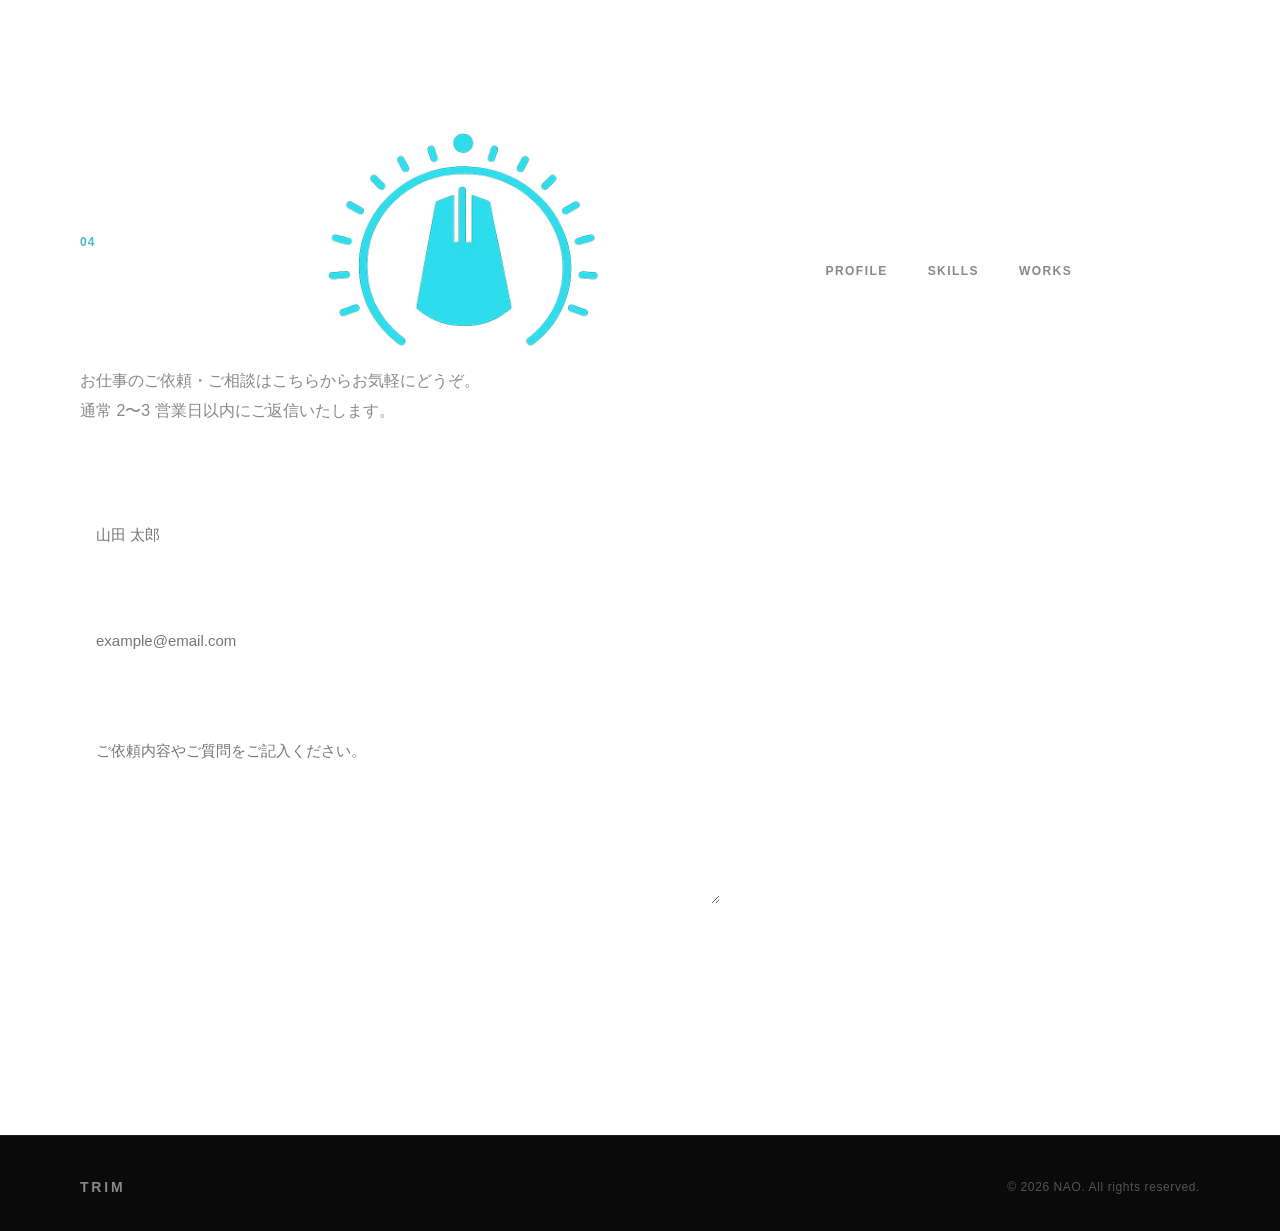
<file: contact.html>
<!DOCTYPE html>
<html lang="ja">
<head>
  <meta charset="UTF-8">
  <meta name="viewport" content="width=device-width, initial-scale=1.0">
  <title>お問い合わせ | NAO | 大阪浪速区のフリーランス Web エンジニア・ホームページ制作・システム開発</title>
  <meta name="description" content="大阪浪速区のフリーランス Web エンジニア・デザイナー NAO へのお問い合わせページ。ホームページ制作・システム開発のご依頼・ご相談はこちらからお気軽にどうぞ。">
  <meta name="keywords" content="大阪浪速区,システム開発,ホームページ制作,フリーランス,Webエンジニア,Webデザイン,お問い合わせ">
  <link rel="stylesheet" href="style.css">
  <link rel="preconnect" href="https://fonts.googleapis.com">
  <link rel="preconnect" href="https://fonts.gstatic.com" crossorigin>
  <link href="https://fonts.googleapis.com/css2?family=Inter:wght@300;400;500;600&family=Syne:wght@400;600;700;800&display=swap" rel="stylesheet">
  <style>
    .contact {
      background: var(--white);
    }

    .contact__inner {
      max-width: 640px;
    }

    .contact__lead {
      font-size: 1rem;
      line-height: 1.9;
      color: var(--text-secondary);
      margin-bottom: 56px;
    }

    .form__group {
      margin-bottom: 32px;
    }

    .form__label {
      display: block;
      font-size: 0.75rem;
      font-weight: 600;
      letter-spacing: 0.1em;
      text-transform: uppercase;
      color: var(--dark-gray);
      margin-bottom: 10px;
    }

    .form__label span {
      color: var(--color);
      margin-left: 2px;
    }

    .form__input,
    .form__textarea {
      width: 100%;
      background: var(--off-white);
      border: 1px solid var(--light-gray);
      border-radius: var(--radius);
      padding: 14px 16px;
      font-family: var(--font-body);
      font-size: 0.9375rem;
      color: var(--text-primary);
      transition: border-color var(--transition), background var(--transition);
      outline: none;
      -webkit-appearance: none;
    }

    .form__input:focus,
    .form__textarea:focus {
      border-color: var(--color);
      background: var(--white);
    }

    .form__input--error,
    .form__textarea--error {
      border-color: #e05252 !important;
      background: #fff8f8 !important;
    }

    .form__textarea {
      resize: vertical;
      min-height: 180px;
      line-height: 1.7;
    }

    .form__error-msg {
      display: none;
      font-size: 0.75rem;
      color: #e05252;
      margin-top: 6px;
      letter-spacing: 0.02em;
    }

    .form__error-msg.visible {
      display: block;
    }

    .form__alert {
      display: none;
      padding: 14px 18px;
      border-radius: var(--radius);
      font-size: 0.875rem;
      line-height: 1.6;
      margin-bottom: 32px;
    }

    .form__alert.visible {
      display: block;
    }

    .form__alert--error {
      background: #fff2f2;
      border: 1px solid #f5c6c6;
      color: #c0392b;
    }

    .form__alert--success {
      background: #f0faf4;
      border: 1px solid #b2dfcc;
      color: #1e7a4a;
    }

    .form__alert--rate-limit {
      background: #fffbf0;
      border: 1px solid #f5e4a0;
      color: #7d6608;
    }

    .form__button {
      display: inline-flex;
      align-items: center;
      gap: 12px;
      background: var(--text-primary);
      color: var(--white);
      font-family: var(--font-body);
      font-size: 0.8125rem;
      font-weight: 500;
      letter-spacing: 0.1em;
      text-transform: uppercase;
      border: none;
      border-radius: var(--radius);
      padding: 16px 36px;
      cursor: pointer;
      transition: background var(--transition), transform var(--transition), opacity var(--transition);
    }

    .form__button:hover:not(:disabled) {
      background: var(--color);
      transform: translateY(-2px);
    }

    .form__button:active:not(:disabled) {
      transform: translateY(0);
    }

    .form__button:disabled {
      opacity: 0.6;
      cursor: not-allowed;
    }

    .form__button--loading .btn-text {
      display: none;
    }

    .form__button--loading .btn-loading {
      display: inline-flex;
      align-items: center;
      gap: 8px;
    }

    .btn-loading {
      display: none;
    }

    .btn-spinner {
      width: 14px;
      height: 14px;
      border: 2px solid rgba(255,255,255,0.4);
      border-top-color: var(--white);
      border-radius: 50%;
      animation: spin 0.7s linear infinite;
    }

    @keyframes spin {
      to { transform: rotate(360deg); }
    }

    .char-counter {
      font-size: 0.6875rem;
      color: var(--mid-gray);
      text-align: right;
      margin-top: 4px;
      letter-spacing: 0.02em;
    }

    .char-counter.warn {
      color: #e05252;
    }
  </style>
</head>
<body>

  <!-- Navigation -->
  <nav class="nav">
    <div class="nav__inner">
      <a href="index.html" class="nav__logo">
        <img src="images/trimknob.png" alt="" class="nav__logo-img">
        TRIM engineerings
      </a>
      <ul class="nav__links">
        <li><a href="index.html#profile">Profile</a></li>
        <li><a href="index.html#skills">Skills</a></li>
        <li><a href="index.html#works">Works</a></li>
        <li><a href="contact.html" style="color: var(--color);">Contact</a></li>
      </ul>
      <button class="nav__hamburger" aria-label="menu">
        <span></span><span></span><span></span>
      </button>
    </div>
  </nav>

  <!-- Mobile Menu -->
  <div class="mobile-menu">
    <ul>
      <li><a href="index.html#profile">Profile</a></li>
      <li><a href="index.html#skills">Skills</a></li>
      <li><a href="index.html#works">Works</a></li>
      <li><a href="contact.html">Contact</a></li>
    </ul>
  </div>

  <!-- Contact -->
  <section class="section contact" style="padding-top: calc(var(--section-pad) + 72px);">
    <div class="container">
      <div class="section__header">
        <span class="section__num">04</span>
        <h2 class="section__title">Contact</h2>
      </div>
      <div class="contact__inner">
        <p class="contact__lead">お仕事のご依頼・ご相談はこちらからお気軽にどうぞ。<br>通常 2〜3 営業日以内にご返信いたします。</p>

        <!-- アラート（rate limit / 送信エラー / 送信成功） -->
        <div id="form-alert" class="form__alert" role="alert" aria-live="polite"></div>

        <form id="contact-form" novalidate>

          <div class="form__group">
            <label class="form__label" for="name">お名前<span>*</span></label>
            <input
              class="form__input"
              type="text"
              id="name"
              name="name"
              placeholder="山田 太郎"
              maxlength="100"
              autocomplete="name"
            >
            <p class="form__error-msg" id="name-error" role="alert"></p>
          </div>

          <div class="form__group">
            <label class="form__label" for="email">メールアドレス<span>*</span></label>
            <input
              class="form__input"
              type="email"
              id="email"
              name="email"
              placeholder="example@email.com"
              maxlength="254"
              autocomplete="email"
            >
            <p class="form__error-msg" id="email-error" role="alert"></p>
          </div>

          <div class="form__group">
            <label class="form__label" for="message">お問い合わせ内容<span>*</span></label>
            <textarea
              class="form__textarea"
              id="message"
              name="message"
              placeholder="ご依頼内容やご質問をご記入ください。"
              maxlength="5000"
            ></textarea>
            <div class="char-counter" id="char-counter">0 / 5000</div>
            <p class="form__error-msg" id="message-error" role="alert"></p>
          </div>

          <button class="form__button" type="submit" id="submit-btn">
            <span class="btn-text">送信する →</span>
            <span class="btn-loading">
              <span class="btn-spinner"></span>
              送信中...
            </span>
          </button>

        </form>
      </div>
    </div>
  </section>

  <!-- Footer -->
  <footer class="footer">
    <div class="container">
      <p class="footer__logo">TRIM</p>
      <p class="footer__copy">&copy; 2026 NAO. All rights reserved.</p>
    </div>
  </footer>

  <script src="script.js"></script>
  <script src="contact-form.js"></script>
</body>
</html>
</file>
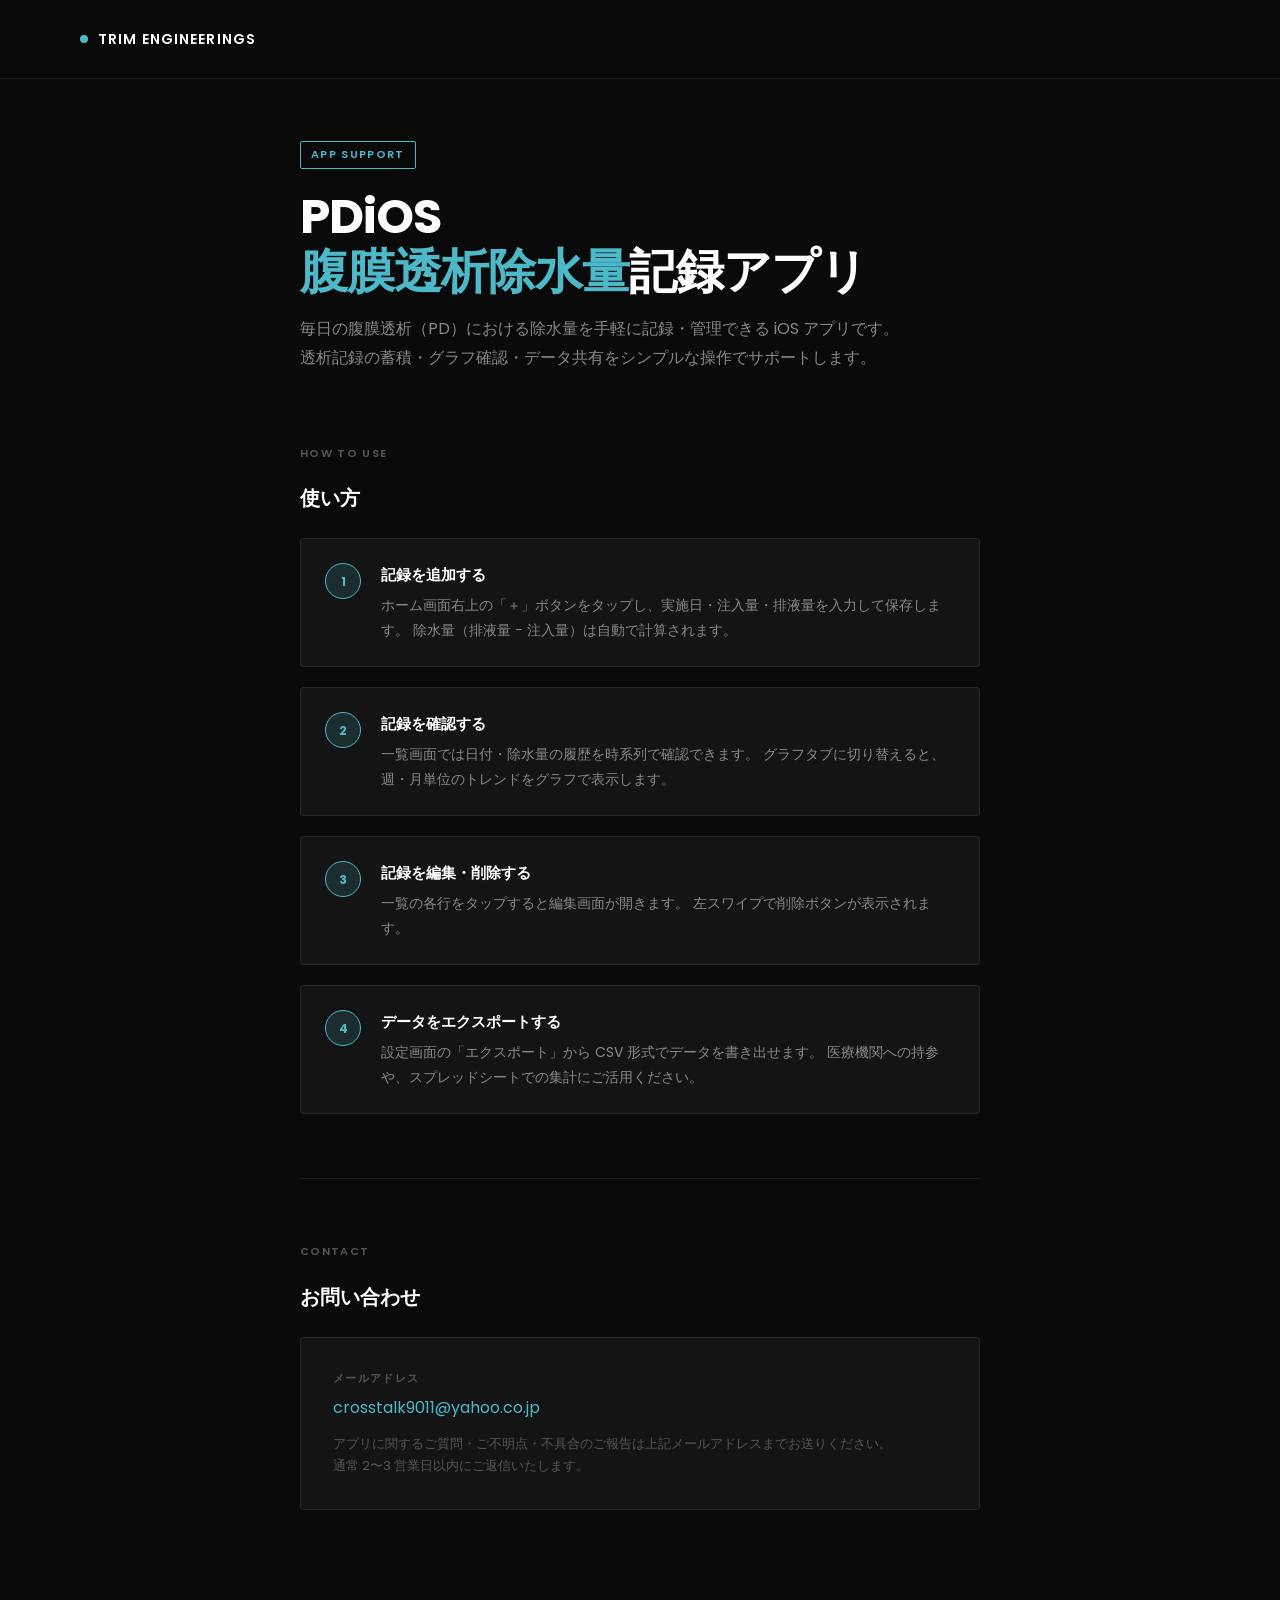
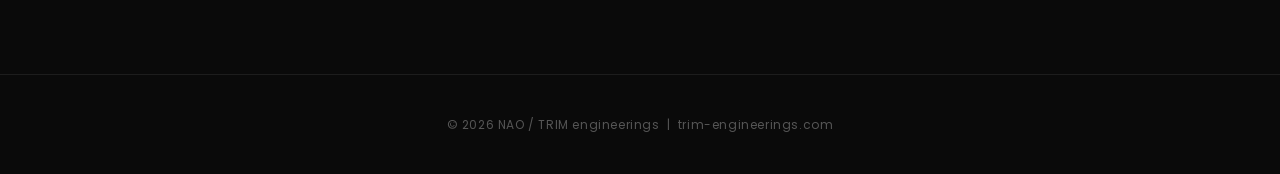
<file: support/pdios.html>
<!DOCTYPE html>
<html lang="ja">
<head>
  <meta charset="UTF-8">
  <meta name="viewport" content="width=device-width, initial-scale=1.0">
  <title>PDiOS サポート | 腹膜透析除水量記録アプリ</title>
  <meta name="description" content="PDiOS（腹膜透析除水量記録アプリ）のサポートページ。使い方やお問い合わせはこちら。">
  <link rel="preconnect" href="https://fonts.googleapis.com">
  <link rel="preconnect" href="https://fonts.gstatic.com" crossorigin>
  <link href="https://fonts.googleapis.com/css2?family=Poppins:wght@300;400;500;600;700&display=swap" rel="stylesheet">
  <style>
    *, *::before, *::after {
      box-sizing: border-box;
      margin: 0;
      padding: 0;
    }

    :root {
      --bg:             #0A0A0A;
      --bg-subtle:      #111111;
      --bg-card:        #141414;
      --white:          #ffffff;
      --text-primary:   #ffffff;
      --text-secondary: #888888;
      --text-muted:     #555555;
      --accent:         #4DB8C8;
      --accent-dim:     rgba(77, 184, 200, 0.15);
      --border:         rgba(255, 255, 255, 0.08);
      --font-main:      'Poppins', sans-serif;
      --radius:         4px;
      --transition:     0.35s cubic-bezier(0.25, 0.46, 0.45, 0.94);
    }

    html {
      scroll-behavior: smooth;
      font-size: 16px;
    }

    body {
      background-color: var(--bg);
      color: var(--text-primary);
      font-family: var(--font-main);
      font-weight: 400;
      line-height: 1.6;
      -webkit-font-smoothing: antialiased;
    }

    a {
      text-decoration: none;
      color: var(--accent);
    }

    a:hover {
      opacity: 0.8;
    }

    ul {
      list-style: none;
    }

    /* ---- Nav ---- */
    .nav {
      position: fixed;
      top: 0;
      left: 0;
      right: 0;
      z-index: 100;
      padding: 28px 0;
      background: rgba(10, 10, 10, 0.95);
      backdrop-filter: blur(12px);
      border-bottom: 1px solid var(--border);
    }

    .nav__inner {
      max-width: 1200px;
      margin: 0 auto;
      padding: 0 40px;
      display: flex;
      align-items: center;
      justify-content: space-between;
    }

    .nav__logo {
      display: flex;
      align-items: center;
      gap: 10px;
      font-size: 0.875rem;
      font-weight: 600;
      letter-spacing: 0.08em;
      text-transform: uppercase;
      color: var(--text-primary);
    }

    .nav__logo-dot {
      width: 8px;
      height: 8px;
      border-radius: 50%;
      background: var(--accent);
    }

    /* ---- Main ---- */
    .main {
      max-width: 760px;
      margin: 0 auto;
      padding: 140px 40px 100px;
    }

    /* ---- Hero ---- */
    .hero {
      margin-bottom: 72px;
    }

    .hero__badge {
      display: inline-block;
      font-size: 0.6875rem;
      font-weight: 600;
      letter-spacing: 0.12em;
      text-transform: uppercase;
      color: var(--accent);
      border: 1px solid var(--accent);
      border-radius: 2px;
      padding: 4px 10px;
      margin-bottom: 20px;
    }

    .hero__title {
      font-size: clamp(2rem, 5vw, 3rem);
      font-weight: 700;
      letter-spacing: -0.02em;
      line-height: 1.15;
      margin-bottom: 16px;
    }

    .hero__title span {
      color: var(--accent);
    }

    .hero__sub {
      font-size: 1rem;
      color: var(--text-secondary);
      line-height: 1.8;
    }

    /* ---- Section ---- */
    .section {
      margin-bottom: 64px;
    }

    .section__label {
      font-size: 0.6875rem;
      font-weight: 600;
      letter-spacing: 0.12em;
      text-transform: uppercase;
      color: var(--text-muted);
      margin-bottom: 20px;
    }

    .section__title {
      font-size: 1.25rem;
      font-weight: 600;
      margin-bottom: 24px;
      color: var(--text-primary);
    }

    /* ---- Steps ---- */
    .steps {
      display: flex;
      flex-direction: column;
      gap: 20px;
    }

    .step {
      display: flex;
      gap: 20px;
      background: var(--bg-card);
      border: 1px solid var(--border);
      border-radius: var(--radius);
      padding: 24px;
    }

    .step__num {
      flex-shrink: 0;
      width: 36px;
      height: 36px;
      border-radius: 50%;
      background: var(--accent-dim);
      border: 1px solid var(--accent);
      display: flex;
      align-items: center;
      justify-content: center;
      font-size: 0.75rem;
      font-weight: 700;
      color: var(--accent);
      letter-spacing: 0;
    }

    .step__body {
      flex: 1;
    }

    .step__heading {
      font-size: 0.9375rem;
      font-weight: 600;
      margin-bottom: 6px;
      color: var(--text-primary);
    }

    .step__text {
      font-size: 0.875rem;
      color: var(--text-secondary);
      line-height: 1.75;
    }

    /* ---- Contact ---- */
    .contact-box {
      background: var(--bg-card);
      border: 1px solid var(--border);
      border-radius: var(--radius);
      padding: 32px;
    }

    .contact-box__label {
      font-size: 0.6875rem;
      font-weight: 600;
      letter-spacing: 0.12em;
      text-transform: uppercase;
      color: var(--text-muted);
      margin-bottom: 8px;
    }

    .contact-box__email {
      font-size: 1rem;
      color: var(--accent);
      word-break: break-all;
    }

    .contact-box__note {
      font-size: 0.8125rem;
      color: var(--text-muted);
      margin-top: 12px;
      line-height: 1.7;
    }

    /* ---- Divider ---- */
    .divider {
      border: none;
      border-top: 1px solid var(--border);
      margin-bottom: 64px;
    }

    /* ---- Footer ---- */
    .footer {
      text-align: center;
      padding: 40px;
      border-top: 1px solid var(--border);
      font-size: 0.75rem;
      color: var(--text-muted);
      letter-spacing: 0.05em;
    }

    .footer a {
      color: var(--text-muted);
    }

    .footer a:hover {
      color: var(--accent);
    }

    @media (max-width: 600px) {
      .nav__inner {
        padding: 0 24px;
      }

      .main {
        padding: 120px 24px 80px;
      }

      .step {
        flex-direction: column;
        gap: 12px;
      }
    }
  </style>
</head>
<body>

  <!-- Navigation -->
  <nav class="nav">
    <div class="nav__inner">
      <a href="/" class="nav__logo">
        <span class="nav__logo-dot"></span>
        TRIM engineerings
      </a>
    </div>
  </nav>

  <!-- Main content -->
  <main class="main">

    <!-- Hero -->
    <div class="hero">
      <span class="hero__badge">App Support</span>
      <h1 class="hero__title">PDiOS<br><span>腹膜透析除水量</span>記録アプリ</h1>
      <p class="hero__sub">
        毎日の腹膜透析（PD）における除水量を手軽に記録・管理できる iOS アプリです。<br>
        透析記録の蓄積・グラフ確認・データ共有をシンプルな操作でサポートします。
      </p>
    </div>

    <!-- How to use -->
    <section class="section">
      <p class="section__label">How to use</p>
      <h2 class="section__title">使い方</h2>
      <div class="steps">

        <div class="step">
          <div class="step__num">1</div>
          <div class="step__body">
            <p class="step__heading">記録を追加する</p>
            <p class="step__text">
              ホーム画面右上の「＋」ボタンをタップし、実施日・注入量・排液量を入力して保存します。
              除水量（排液量 − 注入量）は自動で計算されます。
            </p>
          </div>
        </div>

        <div class="step">
          <div class="step__num">2</div>
          <div class="step__body">
            <p class="step__heading">記録を確認する</p>
            <p class="step__text">
              一覧画面では日付・除水量の履歴を時系列で確認できます。
              グラフタブに切り替えると、週・月単位のトレンドをグラフで表示します。
            </p>
          </div>
        </div>

        <div class="step">
          <div class="step__num">3</div>
          <div class="step__body">
            <p class="step__heading">記録を編集・削除する</p>
            <p class="step__text">
              一覧の各行をタップすると編集画面が開きます。
              左スワイプで削除ボタンが表示されます。
            </p>
          </div>
        </div>

        <div class="step">
          <div class="step__num">4</div>
          <div class="step__body">
            <p class="step__heading">データをエクスポートする</p>
            <p class="step__text">
              設定画面の「エクスポート」から CSV 形式でデータを書き出せます。
              医療機関への持参や、スプレッドシートでの集計にご活用ください。
            </p>
          </div>
        </div>

      </div>
    </section>

    <hr class="divider">

    <!-- Contact -->
    <section class="section">
      <p class="section__label">Contact</p>
      <h2 class="section__title">お問い合わせ</h2>
      <div class="contact-box">
        <p class="contact-box__label">メールアドレス</p>
        <p class="contact-box__email">
          crosstalk9011@yahoo.co.jp
        </p>
        <p class="contact-box__note">
          アプリに関するご質問・ご不明点・不具合のご報告は上記メールアドレスまでお送りください。<br>
          通常 2〜3 営業日以内にご返信いたします。
        </p>
      </div>
    </section>

  </main>

  <!-- Footer -->
  <footer class="footer">
    <p>&copy; 2026 NAO / TRIM engineerings &nbsp;|&nbsp; <a href="/">trim-engineerings.com</a></p>
  </footer>

</body>
</html>
</file>
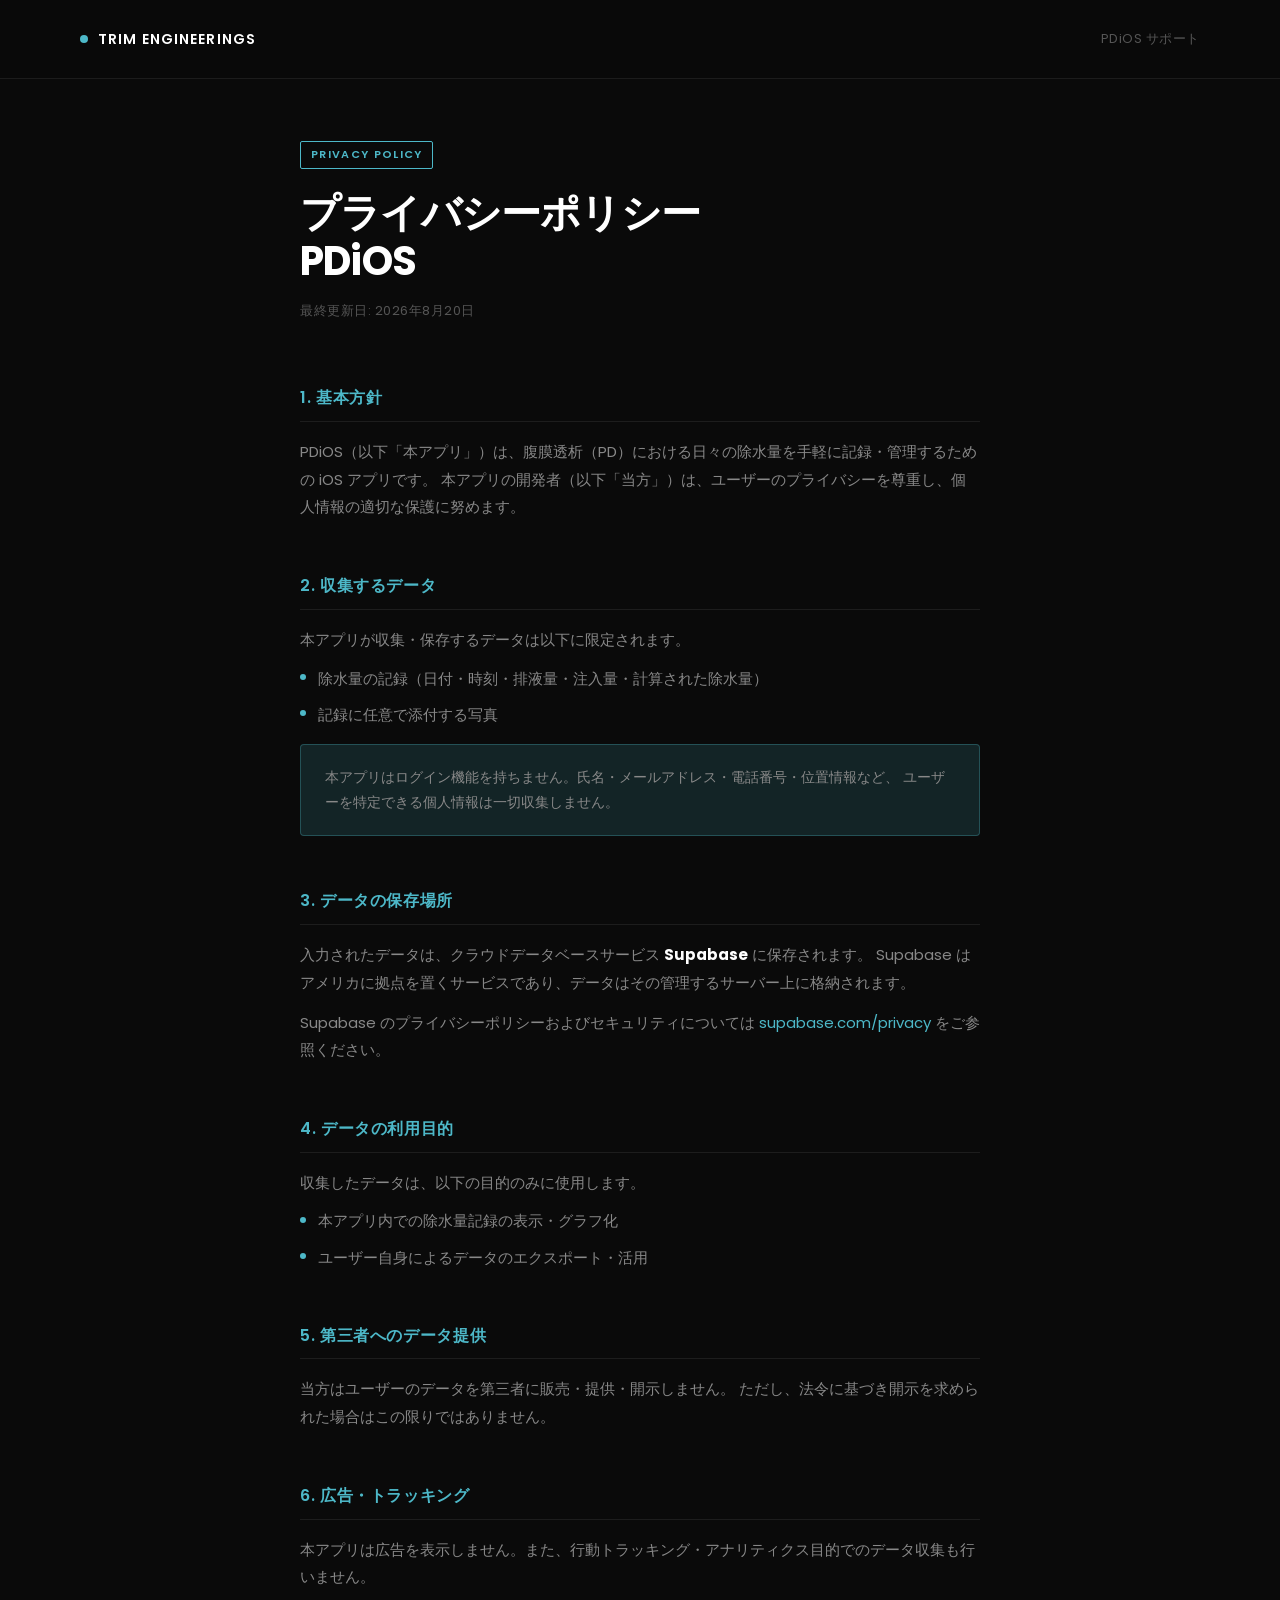
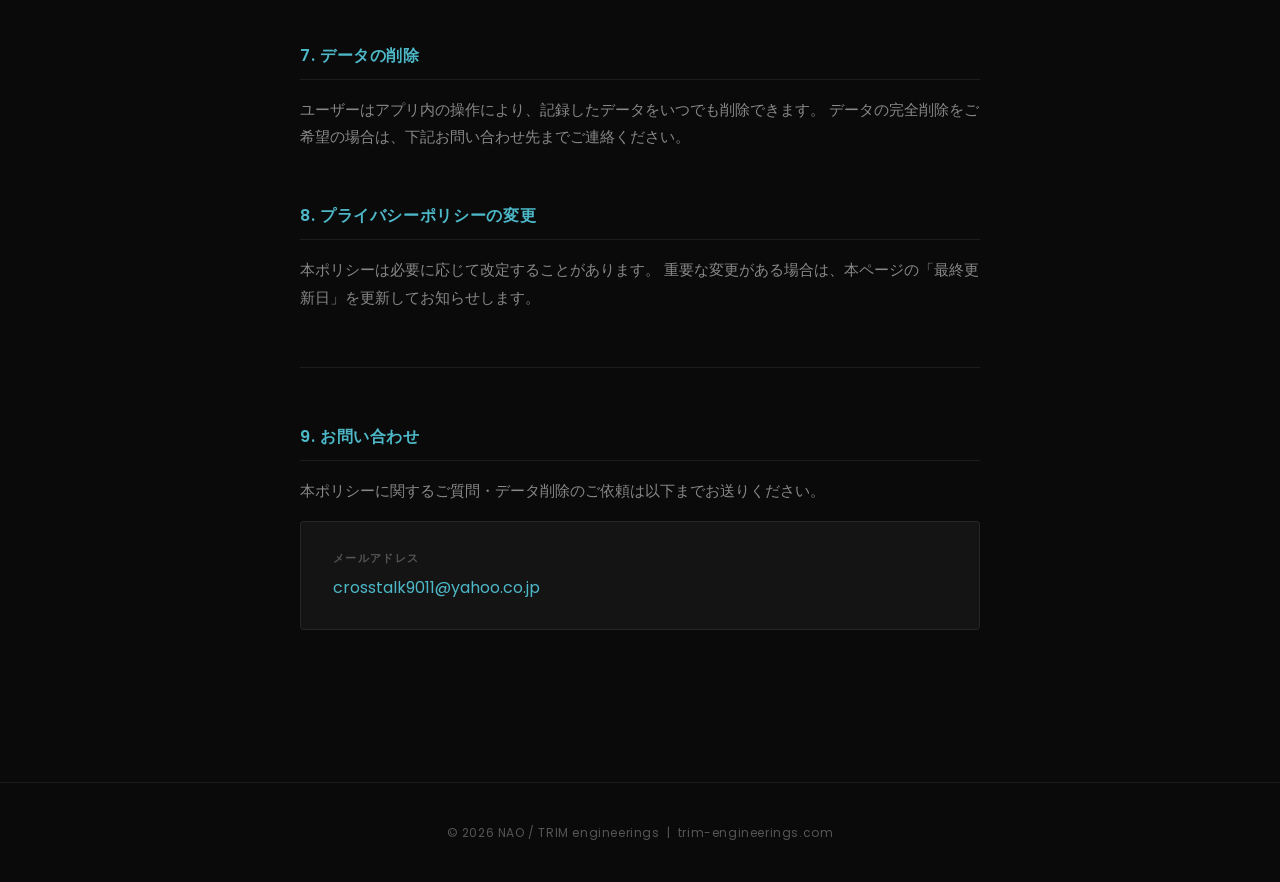
<file: support/privacy-pdios.html>
<!DOCTYPE html>
<html lang="ja">
<head>
  <meta charset="UTF-8">
  <meta name="viewport" content="width=device-width, initial-scale=1.0">
  <title>プライバシーポリシー | PDiOS</title>
  <meta name="description" content="PDiOS（腹膜透析除水量記録アプリ）のプライバシーポリシー。収集するデータ・保存方法・第三者提供に関する方針を説明します。">
  <link rel="preconnect" href="https://fonts.googleapis.com">
  <link rel="preconnect" href="https://fonts.gstatic.com" crossorigin>
  <link href="https://fonts.googleapis.com/css2?family=Poppins:wght@300;400;500;600;700&display=swap" rel="stylesheet">
  <style>
    *, *::before, *::after {
      box-sizing: border-box;
      margin: 0;
      padding: 0;
    }

    :root {
      --bg:             #0A0A0A;
      --bg-subtle:      #111111;
      --bg-card:        #141414;
      --white:          #ffffff;
      --text-primary:   #ffffff;
      --text-secondary: #888888;
      --text-muted:     #555555;
      --accent:         #4DB8C8;
      --accent-dim:     rgba(77, 184, 200, 0.15);
      --border:         rgba(255, 255, 255, 0.08);
      --font-main:      'Poppins', sans-serif;
      --radius:         4px;
      --transition:     0.35s cubic-bezier(0.25, 0.46, 0.45, 0.94);
    }

    html {
      scroll-behavior: smooth;
      font-size: 16px;
    }

    body {
      background-color: var(--bg);
      color: var(--text-primary);
      font-family: var(--font-main);
      font-weight: 400;
      line-height: 1.6;
      -webkit-font-smoothing: antialiased;
    }

    a {
      text-decoration: none;
      color: var(--accent);
    }

    a:hover {
      opacity: 0.8;
    }

    ul {
      list-style: none;
    }

    /* ---- Nav ---- */
    .nav {
      position: fixed;
      top: 0;
      left: 0;
      right: 0;
      z-index: 100;
      padding: 28px 0;
      background: rgba(10, 10, 10, 0.95);
      backdrop-filter: blur(12px);
      border-bottom: 1px solid var(--border);
    }

    .nav__inner {
      max-width: 1200px;
      margin: 0 auto;
      padding: 0 40px;
      display: flex;
      align-items: center;
      justify-content: space-between;
    }

    .nav__logo {
      display: flex;
      align-items: center;
      gap: 10px;
      font-size: 0.875rem;
      font-weight: 600;
      letter-spacing: 0.08em;
      text-transform: uppercase;
      color: var(--text-primary);
    }

    .nav__logo-dot {
      width: 8px;
      height: 8px;
      border-radius: 50%;
      background: var(--accent);
    }

    .nav__support-link {
      font-size: 0.8125rem;
      color: var(--text-muted);
      letter-spacing: 0.04em;
    }

    .nav__support-link:hover {
      color: var(--accent);
    }

    /* ---- Main ---- */
    .main {
      max-width: 760px;
      margin: 0 auto;
      padding: 140px 40px 100px;
    }

    /* ---- Hero ---- */
    .hero {
      margin-bottom: 64px;
    }

    .hero__badge {
      display: inline-block;
      font-size: 0.6875rem;
      font-weight: 600;
      letter-spacing: 0.12em;
      text-transform: uppercase;
      color: var(--accent);
      border: 1px solid var(--accent);
      border-radius: 2px;
      padding: 4px 10px;
      margin-bottom: 20px;
    }

    .hero__title {
      font-size: clamp(1.75rem, 4vw, 2.5rem);
      font-weight: 700;
      letter-spacing: -0.02em;
      line-height: 1.2;
      margin-bottom: 16px;
    }

    .hero__meta {
      font-size: 0.8125rem;
      color: var(--text-muted);
      letter-spacing: 0.04em;
    }

    /* ---- Policy sections ---- */
    .policy-section {
      margin-bottom: 52px;
    }

    .policy-section__title {
      font-size: 1rem;
      font-weight: 600;
      color: var(--accent);
      letter-spacing: 0.04em;
      margin-bottom: 16px;
      padding-bottom: 10px;
      border-bottom: 1px solid var(--border);
    }

    .policy-section__body {
      font-size: 0.9375rem;
      color: var(--text-secondary);
      line-height: 1.85;
    }

    .policy-section__body p + p {
      margin-top: 12px;
    }

    .policy-list {
      margin-top: 12px;
      display: flex;
      flex-direction: column;
      gap: 10px;
    }

    .policy-list li {
      display: flex;
      gap: 12px;
      font-size: 0.9375rem;
      color: var(--text-secondary);
      line-height: 1.75;
    }

    .policy-list li::before {
      content: '';
      flex-shrink: 0;
      width: 6px;
      height: 6px;
      border-radius: 50%;
      background: var(--accent);
      margin-top: 0.55em;
    }

    /* ---- Highlight box ---- */
    .highlight-box {
      background: var(--accent-dim);
      border: 1px solid rgba(77, 184, 200, 0.3);
      border-radius: var(--radius);
      padding: 20px 24px;
      margin-top: 16px;
      font-size: 0.875rem;
      color: var(--text-secondary);
      line-height: 1.8;
    }

    /* ---- Contact ---- */
    .contact-box {
      background: var(--bg-card);
      border: 1px solid var(--border);
      border-radius: var(--radius);
      padding: 28px 32px;
      margin-top: 16px;
    }

    .contact-box__label {
      font-size: 0.6875rem;
      font-weight: 600;
      letter-spacing: 0.12em;
      text-transform: uppercase;
      color: var(--text-muted);
      margin-bottom: 8px;
    }

    .contact-box__email {
      font-size: 1rem;
      color: var(--accent);
    }

    /* ---- Divider ---- */
    .divider {
      border: none;
      border-top: 1px solid var(--border);
      margin: 56px 0;
    }

    /* ---- Footer ---- */
    .footer {
      text-align: center;
      padding: 40px;
      border-top: 1px solid var(--border);
      font-size: 0.75rem;
      color: var(--text-muted);
      letter-spacing: 0.05em;
    }

    .footer a {
      color: var(--text-muted);
    }

    .footer a:hover {
      color: var(--accent);
    }

    @media (max-width: 600px) {
      .nav__inner {
        padding: 0 24px;
      }

      .main {
        padding: 120px 24px 80px;
      }

      .contact-box {
        padding: 24px 20px;
      }
    }
  </style>
</head>
<body>

  <!-- Navigation -->
  <nav class="nav">
    <div class="nav__inner">
      <a href="/" class="nav__logo">
        <span class="nav__logo-dot"></span>
        TRIM engineerings
      </a>
      <a href="/support/pdios.html" class="nav__support-link">PDiOS サポート</a>
    </div>
  </nav>

  <!-- Main content -->
  <main class="main">

    <!-- Hero -->
    <div class="hero">
      <span class="hero__badge">Privacy Policy</span>
      <h1 class="hero__title">プライバシーポリシー<br>PDiOS</h1>
      <p class="hero__meta">最終更新日: 2026年8月20日</p>
    </div>

    <!-- 1. 基本方針 -->
    <section class="policy-section">
      <h2 class="policy-section__title">1. 基本方針</h2>
      <div class="policy-section__body">
        <p>
          PDiOS（以下「本アプリ」）は、腹膜透析（PD）における日々の除水量を手軽に記録・管理するための iOS アプリです。
          本アプリの開発者（以下「当方」）は、ユーザーのプライバシーを尊重し、個人情報の適切な保護に努めます。
        </p>
      </div>
    </section>

    <!-- 2. 収集するデータ -->
    <section class="policy-section">
      <h2 class="policy-section__title">2. 収集するデータ</h2>
      <div class="policy-section__body">
        <p>本アプリが収集・保存するデータは以下に限定されます。</p>
        <ul class="policy-list">
          <li>除水量の記録（日付・時刻・排液量・注入量・計算された除水量）</li>
          <li>記録に任意で添付する写真</li>
        </ul>
        <div class="highlight-box">
          本アプリはログイン機能を持ちません。氏名・メールアドレス・電話番号・位置情報など、
          ユーザーを特定できる個人情報は一切収集しません。
        </div>
      </div>
    </section>

    <!-- 3. データの保存場所 -->
    <section class="policy-section">
      <h2 class="policy-section__title">3. データの保存場所</h2>
      <div class="policy-section__body">
        <p>
          入力されたデータは、クラウドデータベースサービス <strong style="color: var(--text-primary);">Supabase</strong> に保存されます。
          Supabase はアメリカに拠点を置くサービスであり、データはその管理するサーバー上に格納されます。
        </p>
        <p>
          Supabase のプライバシーポリシーおよびセキュリティについては
          <a href="https://supabase.com/privacy" target="_blank" rel="noopener noreferrer">supabase.com/privacy</a> をご参照ください。
        </p>
      </div>
    </section>

    <!-- 4. データの利用目的 -->
    <section class="policy-section">
      <h2 class="policy-section__title">4. データの利用目的</h2>
      <div class="policy-section__body">
        <p>収集したデータは、以下の目的のみに使用します。</p>
        <ul class="policy-list">
          <li>本アプリ内での除水量記録の表示・グラフ化</li>
          <li>ユーザー自身によるデータのエクスポート・活用</li>
        </ul>
      </div>
    </section>

    <!-- 5. 第三者への提供 -->
    <section class="policy-section">
      <h2 class="policy-section__title">5. 第三者へのデータ提供</h2>
      <div class="policy-section__body">
        <p>
          当方はユーザーのデータを第三者に販売・提供・開示しません。
          ただし、法令に基づき開示を求められた場合はこの限りではありません。
        </p>
      </div>
    </section>

    <!-- 6. 広告・トラッキング -->
    <section class="policy-section">
      <h2 class="policy-section__title">6. 広告・トラッキング</h2>
      <div class="policy-section__body">
        <p>
          本アプリは広告を表示しません。また、行動トラッキング・アナリティクス目的でのデータ収集も行いません。
        </p>
      </div>
    </section>

    <!-- 7. データの削除 -->
    <section class="policy-section">
      <h2 class="policy-section__title">7. データの削除</h2>
      <div class="policy-section__body">
        <p>
          ユーザーはアプリ内の操作により、記録したデータをいつでも削除できます。
          データの完全削除をご希望の場合は、下記お問い合わせ先までご連絡ください。
        </p>
      </div>
    </section>

    <!-- 8. プライバシーポリシーの変更 -->
    <section class="policy-section">
      <h2 class="policy-section__title">8. プライバシーポリシーの変更</h2>
      <div class="policy-section__body">
        <p>
          本ポリシーは必要に応じて改定することがあります。
          重要な変更がある場合は、本ページの「最終更新日」を更新してお知らせします。
        </p>
      </div>
    </section>

    <hr class="divider">

    <!-- 9. お問い合わせ -->
    <section class="policy-section">
      <h2 class="policy-section__title">9. お問い合わせ</h2>
      <div class="policy-section__body">
        <p>本ポリシーに関するご質問・データ削除のご依頼は以下までお送りください。</p>
      </div>
      <div class="contact-box">
        <p class="contact-box__label">メールアドレス</p>
        <a class="contact-box__email" href="mailto:crosstalk9011@yahoo.co.jp">crosstalk9011@yahoo.co.jp</a>
      </div>
    </section>

  </main>

  <!-- Footer -->
  <footer class="footer">
    <p>&copy; 2026 NAO / TRIM engineerings &nbsp;|&nbsp; <a href="/">trim-engineerings.com</a></p>
  </footer>

</body>
</html>
</file>
<file: style.css>
/* =============================================
   RESET & BASE
============================================= */
*, *::before, *::after {
  box-sizing: border-box;
  margin: 0;
  padding: 0;
}

:root {
  --bg:           #0A0A0A;
  --bg-subtle:    #111111;
  --bg-card:      #141414;
  --white:        #ffffff;
  --text-primary: #ffffff;
  --text-secondary: #888888;
  --text-muted:   #555555;
  --accent:       #4DB8C8;
  --accent-dim:   rgba(77, 184, 200, 0.4);
  --border:       rgba(255, 255, 255, 0.08);

  --font-main: 'Poppins', sans-serif;

  --container: 1200px;
  --section-pad: 120px;
  --radius: 4px;
  --transition: 0.35s cubic-bezier(0.25, 0.46, 0.45, 0.94);
}

html {
  scroll-behavior: smooth;
  font-size: 16px;
}

body {
  background-color: var(--bg);
  color: var(--text-primary);
  font-family: var(--font-main);
  font-weight: 400;
  line-height: 1.6;
  -webkit-font-smoothing: antialiased;
}

img {
  display: block;
  max-width: 100%;
}

a {
  text-decoration: none;
  color: inherit;
}

ul {
  list-style: none;
}

/* =============================================
   LAYOUT
============================================= */
.container {
  max-width: var(--container);
  margin: 0 auto;
  padding: 0 40px;
}

/* =============================================
   NAVIGATION
============================================= */
.nav {
  position: fixed;
  top: 0;
  left: 0;
  right: 0;
  z-index: 100;
  padding: 28px 0;
  transition: background var(--transition), padding var(--transition);
}

.nav.scrolled {
  background: rgba(10, 10, 10, 0.9);
  backdrop-filter: blur(16px);
  -webkit-backdrop-filter: blur(16px);
  padding: 18px 0;
  border-bottom: 1px solid var(--border);
}

.nav__inner {
  max-width: var(--container);
  margin: 0 auto;
  padding: 0 60px;
  display: flex;
  align-items: center;
  justify-content: space-between;
}

.nav__logo {
  font-family: var(--font-main);
  font-weight: 600;
  font-size: 0.8125rem;
  letter-spacing: 0.12em;
  color: var(--white);
  display: flex;
  align-items: center;
  gap: 8px;
  text-transform: uppercase;
}

.nav__logo-dot {
  display: inline-block;
  width: 8px;
  height: 8px;
  border-radius: 50%;
  background: var(--accent);
  flex-shrink: 0;
}

.nav__links {
  display: flex;
  gap: 40px;
}

.nav__links a {
  font-family: var(--font-main);
  font-size: 0.75rem;
  font-weight: 600;
  letter-spacing: 0.12em;
  text-transform: uppercase;
  color: var(--text-secondary);
  transition: color var(--transition);
  position: relative;
}

.nav__links a::after {
  content: '';
  position: absolute;
  bottom: -3px;
  left: 0;
  width: 0;
  height: 1px;
  background: var(--accent);
  transition: width var(--transition);
}

.nav__links a:hover {
  color: var(--white);
}

.nav__links a:hover::after {
  width: 100%;
}

.nav__hamburger {
  display: none;
  flex-direction: column;
  gap: 5px;
  background: none;
  border: none;
  cursor: pointer;
  padding: 4px;
}

.nav__hamburger span {
  display: block;
  width: 24px;
  height: 1.5px;
  background: var(--white);
  transition: var(--transition);
}

/* =============================================
   MOBILE MENU
============================================= */
.mobile-menu {
  display: none;
  position: fixed;
  inset: 0;
  z-index: 99;
  background: var(--bg);
  flex-direction: column;
  align-items: center;
  justify-content: center;
  opacity: 0;
  pointer-events: none;
  transition: opacity var(--transition);
}

.mobile-menu.open {
  opacity: 1;
  pointer-events: auto;
}

.mobile-menu ul {
  display: flex;
  flex-direction: column;
  gap: 32px;
  text-align: center;
}

.mobile-menu a {
  font-family: var(--font-main);
  font-size: 2.5rem;
  font-weight: 600;
  letter-spacing: 0.04em;
  text-transform: uppercase;
  color: var(--white);
  transition: color var(--transition);
}

.mobile-menu a:hover {
  color: var(--accent);
}

/* =============================================
   HERO
============================================= */
.hero {
  min-height: 100vh;
  display: flex;
  align-items: center;
  padding: 0 60px;
  max-width: var(--container);
  margin: 0 auto;
  position: relative;
  overflow: hidden;
}

.hero__content {
  position: relative;
  z-index: 2;
  padding-top: 140px;
}

.hero__name {
  font-family: var(--font-main);
  font-weight: 300;
  font-size: 0.9rem;
  letter-spacing: 0.18em;
  color: var(--accent);
  text-transform: uppercase;
  margin-top: 20px;
  margin-bottom: 0;
  opacity: 0;
  animation: fadeUp 0.9s cubic-bezier(0.25, 0.46, 0.45, 0.94) 0.5s forwards;
}

.hero__title {
  font-family: var(--font-main);
  font-size: clamp(6rem, 15vw, 18rem);
  font-weight: 600;
  line-height: 1.0;
  letter-spacing: -0.03em;
  color: var(--white);
  opacity: 0;
  animation: fadeUp 0.9s cubic-bezier(0.25, 0.46, 0.45, 0.94) 0.3s forwards;
}

.hero__sub {
  font-family: var(--font-main);
  font-size: 0.75rem;
  font-weight: 600;
  letter-spacing: 0.22em;
  text-transform: uppercase;
  color: var(--text-secondary);
  margin-top: 12px;
  opacity: 0;
  animation: fadeUp 0.9s cubic-bezier(0.25, 0.46, 0.45, 0.94) 0.65s forwards;
}

.hero__scroll {
  display: flex;
  align-items: center;
  gap: 16px;
  margin-top: 72px;
  opacity: 0;
  animation: fadeUp 0.9s cubic-bezier(0.25, 0.46, 0.45, 0.94) 0.7s forwards;
}

.hero__scroll span {
  font-family: var(--font-main);
  font-size: 0.6875rem;
  font-weight: 600;
  letter-spacing: 0.2em;
  text-transform: uppercase;
  color: var(--text-muted);
}

.hero__scroll-line {
  width: 60px;
  height: 1px;
  background: var(--text-muted);
  position: relative;
  overflow: hidden;
}

.hero__scroll-line::after {
  content: '';
  position: absolute;
  top: 0;
  left: -100%;
  width: 100%;
  height: 100%;
  background: var(--accent);
  animation: slide 2.2s ease-in-out infinite;
}

/* Concentric circles (right bottom) */
.hero__deco {
  position: absolute;
  right: -5%;
  top: -15%;
  pointer-events: none;
  opacity: 0;
  animation: fadeIn 1.4s ease 0.8s forwards;
}

.hero__circle-outer {
  width: 380px;
  height: 380px;
  border-radius: 50%;
  border: 1px solid var(--accent-dim);
  position: relative;
  display: flex;
  align-items: center;
  justify-content: center;
}

.hero__circle-inner {
  width: 100px;
  height: 100px;
  border-radius: 50%;
  background: var(--accent);
  opacity: 1.0;
}

/* Gradient line at bottom of hero */
.hero__gradient-line {
  position: absolute;
  bottom: 0;
  left: 0;
  right: 0;
  height: 1px;
  background: linear-gradient(to right, transparent, var(--accent), transparent);
}

/* =============================================
   SECTION COMMON
============================================= */
.section {
  padding: var(--section-pad) 0;
}

.section__header {
  display: flex;
  align-items: baseline;
  gap: 20px;
  margin-bottom: 72px;
  padding-bottom: 24px;
  border-bottom: 1px solid var(--border);
}

.section__num {
  font-family: var(--font-main);
  font-size: 0.75rem;
  font-weight: 600;
  letter-spacing: 0.1em;
  color: var(--accent);
}

.section__title {
  font-family: var(--font-main);
  font-size: clamp(2rem, 4vw, 3rem);
  font-weight: 600;
  letter-spacing: -0.01em;
  color: var(--text-primary);
}

/* =============================================
   PROFILE
============================================= */
.profile {
  background: var(--bg);
}

.profile__inner {
  display: grid;
  grid-template-columns: 360px 1fr;
  gap: 80px;
  align-items: start;
}

.profile__image-wrap {
  position: relative;
}

.profile__image-bg {
  position: absolute;
  top: 16px;
  left: 16px;
  right: -16px;
  bottom: -16px;
  background: var(--bg-card);
  border: 1px solid var(--border);
  border-radius: var(--radius);
  z-index: 0;
}

.profile__image {
  position: relative;
  z-index: 1;
  width: 100%;
  aspect-ratio: 4/5;
  object-fit: cover;
  border-radius: var(--radius);
}

.profile__image-placeholder {
  position: absolute;
  inset: 0;
  z-index: 0;
  background: var(--bg-card);
  border: 1px solid var(--border);
  border-radius: var(--radius);
  display: flex;
  align-items: center;
  justify-content: center;
}

.profile__image-placeholder span {
  font-size: 0.75rem;
  letter-spacing: 0.1em;
  text-transform: uppercase;
  color: var(--text-muted);
}

.profile__name {
  font-family: var(--font-main);
  font-size: 2rem;
  font-weight: 600;
  color: var(--white);
  margin-bottom: 8px;
}

.profile__role {
  font-family: var(--font-main);
  font-size: 0.8125rem;
  font-weight: 500;
  letter-spacing: 0.08em;
  color: var(--accent);
  text-transform: uppercase;
  margin-bottom: 32px;
}

.profile__bio {
  font-size: 0.9375rem;
  line-height: 2.0;
  color: var(--text-secondary);
  margin-bottom: 48px;
}

.profile__meta {
  display: flex;
  flex-direction: column;
  gap: 16px;
  border-top: 1px solid var(--border);
  padding-top: 32px;
}

.profile__meta li {
  display: flex;
  gap: 24px;
  font-size: 0.875rem;
  color: var(--text-secondary);
}

.profile__meta li span {
  font-weight: 600;
  letter-spacing: 0.08em;
  text-transform: uppercase;
  font-size: 0.6875rem;
  color: var(--text-muted);
  min-width: 100px;
}

/* =============================================
   SKILLS
============================================= */
.skills {
  background: var(--bg-subtle);
}

.skills__grid {
  display: grid;
  grid-template-columns: repeat(4, 1fr);
  gap: 1px;
  background: var(--border);
}

.skill-card {
  background: var(--bg-subtle);
  padding: 48px 36px;
  transition: background var(--transition), transform var(--transition);
}

.skill-card:hover {
  background: var(--bg-card);
  transform: translateY(-4px);
}

.skill-card__icon {
  font-size: 1.25rem;
  margin-bottom: 24px;
  color: var(--accent);
}

.skill-card__title {
  font-family: var(--font-main);
  font-size: 1rem;
  font-weight: 600;
  color: var(--white);
  margin-bottom: 20px;
  letter-spacing: 0.04em;
  text-transform: uppercase;
}

.skill-card__list {
  display: flex;
  flex-direction: column;
  gap: 10px;
}

.skill-card__list li {
  font-size: 0.8125rem;
  color: var(--text-secondary);
  line-height: 1.5;
  padding-left: 16px;
  position: relative;
}

.skill-card__list li::before {
  content: '—';
  position: absolute;
  left: 0;
  color: var(--accent);
  font-size: 0.625rem;
  top: 3px;
}

/* =============================================
   WORKS
============================================= */
.works {
  background: var(--bg);
}

.works__grid {
  display: grid;
  grid-template-columns: repeat(2, 1fr);
  gap: 40px;
  max-width: 900px;
}

.work-card {
  cursor: pointer;
}

.work-card__thumb {
  position: relative;
  aspect-ratio: 16/10;
  background: var(--bg-card);
  overflow: hidden;
  border-radius: var(--radius);
  margin-bottom: 20px;
  border: 1px solid var(--border);
}

.work-card__thumb img {
  width: 100%;
  height: 100%;
  object-fit: cover;
  transition: transform 0.6s var(--transition);
}

.work-card:hover .work-card__thumb img {
  transform: scale(1.04);
}

.work-card__thumb-placeholder {
  position: absolute;
  inset: 0;
  display: flex;
  align-items: center;
  justify-content: center;
  font-family: var(--font-main);
  font-size: 3rem;
  font-weight: 600;
  color: var(--border);
  z-index: 0;
}

.work-card__overlay {
  position: absolute;
  inset: 0;
  background: rgba(10, 10, 10, 0.75);
  display: flex;
  align-items: center;
  justify-content: center;
  opacity: 0;
  transition: opacity var(--transition);
  z-index: 2;
}

.work-card:hover .work-card__overlay {
  opacity: 1;
}

.work-card__link {
  font-family: var(--font-main);
  font-size: 0.875rem;
  font-weight: 600;
  letter-spacing: 0.08em;
  color: var(--white);
  border: 1px solid rgba(255, 255, 255, 0.3);
  padding: 10px 28px;
  border-radius: 100px;
  transition: background var(--transition), border-color var(--transition);
}

.work-card__link:hover {
  background: var(--accent);
  border-color: var(--accent);
}

.work-card__tags {
  display: flex;
  gap: 6px;
  flex-wrap: wrap;
  margin-bottom: 10px;
}

.work-card__tags .work-card__tag {
  margin-bottom: 0;
}

.work-card__tag {
  display: inline-block;
  font-family: var(--font-main);
  font-size: 0.625rem;
  font-weight: 600;
  letter-spacing: 0.12em;
  text-transform: uppercase;
  color: var(--accent);
  border: 1px solid var(--accent-dim);
  padding: 3px 10px;
  border-radius: 100px;
  margin-bottom: 10px;
}

.work-card__tag--appstore {
  color: #fff;
  background: rgba(77, 184, 200, 0.15);
  border-color: rgba(77, 184, 200, 0.4);
}

.work-card__title {
  font-family: var(--font-main);
  font-size: 1.125rem;
  font-weight: 600;
  color: var(--white);
  margin-bottom: 6px;
}

.work-card__desc {
  font-size: 0.8125rem;
  color: var(--text-secondary);
  letter-spacing: 0.02em;
  line-height: 1.6;
}

/* =============================================
   FOOTER
============================================= */
.footer {
  border-top: 1px solid var(--border);
  padding: 40px 0 0;
  position: relative;
}

.footer .container {
  display: flex;
  align-items: center;
  justify-content: space-between;
  padding-bottom: 32px;
}

.footer__logo {
  font-family: var(--font-main);
  font-size: 0.875rem;
  font-weight: 600;
  letter-spacing: 0.2em;
  color: var(--text-secondary);
}

.footer__copy {
  font-size: 0.75rem;
  color: var(--text-muted);
  letter-spacing: 0.05em;
}

.footer__gradient-line {
  height: 2px;
  background: linear-gradient(to right, transparent 0%, var(--accent) 50%, transparent 100%);
}

/* =============================================
   ANIMATIONS
============================================= */
@keyframes fadeUp {
  from {
    opacity: 0;
    transform: translateY(28px);
  }
  to {
    opacity: 1;
    transform: translateY(0);
  }
}

@keyframes fadeIn {
  from { opacity: 0; }
  to   { opacity: 1; }
}

@keyframes slide {
  0%   { left: -100%; }
  50%  { left: 100%; }
  100% { left: 100%; }
}

/* =============================================
   RESPONSIVE
============================================= */
@media (max-width: 1024px) {
  .skills__grid {
    grid-template-columns: repeat(2, 1fr);
  }

  .profile__inner {
    grid-template-columns: 280px 1fr;
    gap: 48px;
  }
}

@media (max-width: 768px) {
  :root {
    --section-pad: 80px;
  }

  .container {
    padding: 0 24px;
  }

  .nav__inner {
    padding: 0 24px;
  }

  .nav__links {
    display: none;
  }

  .nav__hamburger {
    display: flex;
  }

  .mobile-menu {
    display: flex;
  }

  .hero {
    padding: 0 24px;
    padding-top: 100px;
  }

  .hero__deco {
    display: none;
  }

  .profile__inner {
    grid-template-columns: 1fr;
    gap: 40px;
  }

  .profile__image-wrap {
    max-width: 280px;
  }

  .skills__grid {
    grid-template-columns: 1fr;
    gap: 1px;
  }

  .works__grid {
    grid-template-columns: 1fr;
    gap: 32px;
  }

  .footer .container {
    flex-direction: column;
    gap: 12px;
    text-align: center;
  }

  .section__header {
    margin-bottom: 48px;
  }
}

@media (max-width: 480px) {
  .hero__title {
    font-size: 3.5rem;
  }
}
</file>
